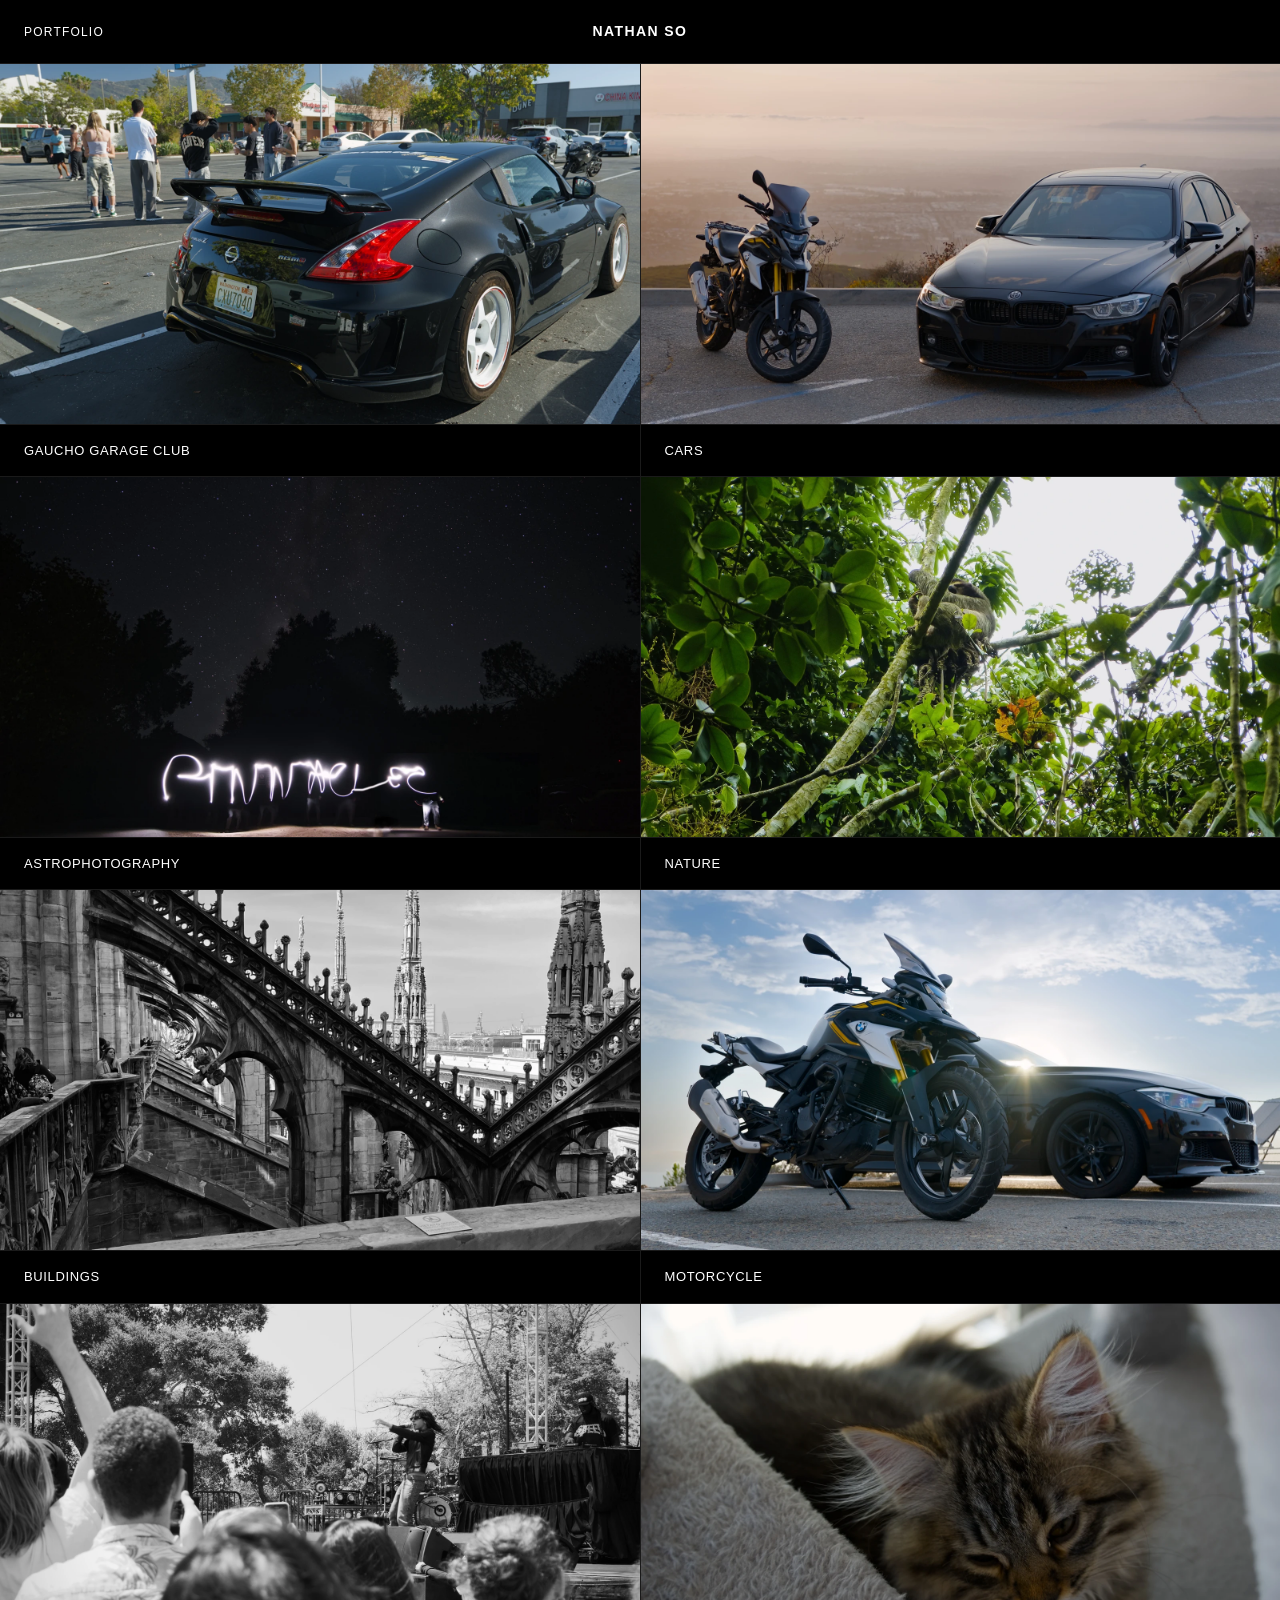
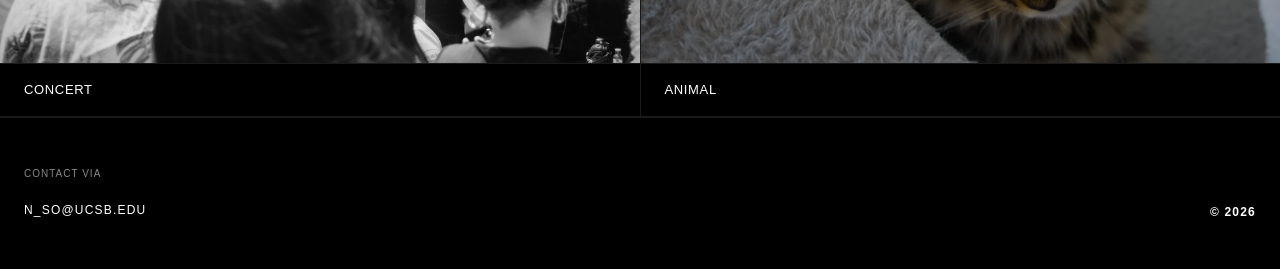
<file: index.html>
<!DOCTYPE html>
<html lang="en">
<head>
  <meta charset="UTF-8">
  <meta name="viewport" content="width=device-width, initial-scale=1.0">
  <title>Portfolio</title>
  <meta name="description" content="High-end editorial photography portfolio.">
  <link rel="stylesheet" href="styles.css">
</head>
<body>
  
    <header>
      <div class="header-left">
        <button class="hamburger">
          <span></span>
          <span></span>
        </button>
        <div class="nav-links">
          <a href="index.html" class="nav-link active">PORTFOLIO</a>
        </div>
      </div>
      <div class="logo"><a href="index.html">Nathan So</a></div>
      <div class="header-right">
        <!-- Empty for balance on desktop -->
      </div>
    </header>
    
    <div class="mobile-menu">
      <a href="index.html" class="nav-link">PORTFOLIO</a>
    </div>
    
  <main>
    
    <div class="portfolio-grid">
      
        <a href="projects/gaucho-garage-club.html" class="grid-item">
          <div class="grid-image-wrap">
            <img src="assets/covers/gaucho-garage-club.webp" alt="Gaucho Garage Club cover" class="grid-image" loading="lazy" decoding="async">
          </div>
          <div class="grid-meta">
            <span class="grid-title">Gaucho Garage Club</span>
          </div>
        </a>
        
        <a href="projects/cars.html" class="grid-item">
          <div class="grid-image-wrap">
            <img src="assets/covers/cars.webp" alt="Cars cover" class="grid-image" loading="lazy" decoding="async">
          </div>
          <div class="grid-meta">
            <span class="grid-title">Cars</span>
          </div>
        </a>
        
        <a href="projects/astrophotography.html" class="grid-item">
          <div class="grid-image-wrap">
            <img src="assets/covers/astrophotography.webp" alt="Astrophotography cover" class="grid-image" loading="lazy" decoding="async">
          </div>
          <div class="grid-meta">
            <span class="grid-title">Astrophotography</span>
          </div>
        </a>
        
        <a href="projects/nature.html" class="grid-item">
          <div class="grid-image-wrap">
            <img src="assets/covers/nature.webp" alt="Nature cover" class="grid-image" loading="lazy" decoding="async">
          </div>
          <div class="grid-meta">
            <span class="grid-title">Nature</span>
          </div>
        </a>
        
        <a href="projects/buildings.html" class="grid-item">
          <div class="grid-image-wrap">
            <img src="assets/covers/buildings.webp" alt="Buildings cover" class="grid-image" loading="lazy" decoding="async">
          </div>
          <div class="grid-meta">
            <span class="grid-title">Buildings</span>
          </div>
        </a>
        
        <a href="projects/motorcycle.html" class="grid-item">
          <div class="grid-image-wrap">
            <img src="assets/covers/motorcycle.webp" alt="Motorcycle cover" class="grid-image" loading="lazy" decoding="async">
          </div>
          <div class="grid-meta">
            <span class="grid-title">Motorcycle</span>
          </div>
        </a>
        
        <a href="projects/concert.html" class="grid-item">
          <div class="grid-image-wrap">
            <img src="assets/covers/concert.webp" alt="Concert cover" class="grid-image" loading="lazy" decoding="async">
          </div>
          <div class="grid-meta">
            <span class="grid-title">Concert</span>
          </div>
        </a>
        
        <a href="projects/animal.html" class="grid-item">
          <div class="grid-image-wrap">
            <img src="assets/covers/animal.webp" alt="Animal cover" class="grid-image" loading="lazy" decoding="async">
          </div>
          <div class="grid-meta">
            <span class="grid-title">Animal</span>
          </div>
        </a>
        
    </div>
    
  </main>
  
    <footer>
      <div class="footer-left">
        <div class="footer-label">CONTACT VIA</div>
        <div class="footer-links" style="position: relative;">
          <button class="email-copy-btn" id="email-btn">n_so@ucsb.edu</button>
          <div class="copy-popup" id="copy-popup">Copied to clipboard</div>
        </div>
      </div>
      <div class="footer-right">
        <div class="logo-mark">© 2026</div>
      </div>
    </footer>
    
  <script src="scripts.js"></script>
</body>
</html>
</file>
<file: styles.css>
:root {
  --black: #000000;
  --white: #ffffff;
  --gray: #888888;
  --border: #1a1a1a;
  --font-main: 'Helvetica Neue', Helvetica, Arial, sans-serif;
  --font-mono: ui-monospace, SFMono-Regular, Menlo, Monaco, Consolas, monospace;
}

* {
  box-sizing: border-box;
  margin: 0;
  padding: 0;
}

html, body {
  background-color: var(--black);
  color: var(--white);
  font-family: var(--font-main);
  -webkit-font-smoothing: antialiased;
  -moz-osx-font-smoothing: grayscale;
  line-height: 1.5;
  width: 100%;
  overflow-x: hidden;
}

a {
  color: inherit;
  text-decoration: none;
}

/* Header */
header {
  position: fixed;
  top: 0;
  left: 0;
  width: 100%;
  height: 64px;
  background-color: var(--black);
  border-bottom: 1px solid var(--border);
  z-index: 100;
  display: flex;
  align-items: center;
  justify-content: space-between;
  padding: 0 24px;
}

.header-left, .header-right {
  flex: 1;
  display: flex;
  align-items: center;
}

.header-right {
  justify-content: flex-end;
  gap: 24px;
}

.logo {
  flex: 0 0 auto;
  font-size: 14px;
  font-weight: 700;
  letter-spacing: 0.1em;
  text-transform: uppercase;
  text-align: center;
}

.nav-links {
  display: flex;
  gap: 24px;
}

.nav-link {
  font-size: 12px;
  font-weight: 500;
  letter-spacing: 0.1em;
  text-transform: uppercase;
  color: var(--gray);
  transition: color 0.2s ease;
}

.nav-link:hover, .nav-link.active {
  color: var(--white);
}

.hamburger {
  display: none;
  flex-direction: column;
  justify-content: space-between;
  width: 24px;
  height: 12px;
  background: transparent;
  border: none;
  cursor: pointer;
  z-index: 200;
}

.hamburger span {
  display: block;
  width: 100%;
  height: 1px;
  background-color: var(--white);
  transition: all 0.3s ease;
}

.hamburger.open span:nth-child(1) {
  transform: translateY(5.5px) rotate(45deg);
}
.hamburger.open span:nth-child(2) {
  transform: translateY(-5.5px) rotate(-45deg);
}

/* Mobile Menu Overlay */
.mobile-menu {
  position: fixed;
  top: 0;
  left: 0;
  width: 100%;
  height: 100vh;
  background-color: var(--black);
  z-index: 150;
  display: flex;
  flex-direction: column;
  justify-content: center;
  align-items: center;
  gap: 32px;
  opacity: 0;
  pointer-events: none;
  transition: opacity 0.3s ease;
}

.mobile-menu.open {
  opacity: 1;
  pointer-events: all;
}

.mobile-menu .nav-link {
  font-size: 24px;
  color: var(--white);
}

/* Main Content */
main {
  margin-top: 64px;
  min-height: calc(100vh - 64px - 100px);
}

/* Index - Grid */
.portfolio-grid {
  display: grid;
  grid-template-columns: repeat(2, 1fr);
  gap: 1px;
  background-color: var(--border);
  border-bottom: 1px solid var(--border);
}

.grid-item {
  background-color: var(--black);
  display: block;
  position: relative;
  overflow: hidden;
}

.grid-image-wrap {
  position: relative;
  width: 100%;
  aspect-ratio: 16 / 9;
  overflow: hidden;
}

.grid-image {
  width: 100%;
  height: 100%;
  object-fit: cover;
  transition: transform 0.6s cubic-bezier(0.25, 1, 0.5, 1), opacity 0.6s ease;
}

.grid-item:hover .grid-image {
  transform: scale(1.03);
  opacity: 0.8;
}

.grid-meta {
  padding: 16px 24px;
  display: flex;
  justify-content: space-between;
  align-items: center;
  border-top: 1px solid var(--border);
}

.grid-title {
  font-size: 13px;
  font-weight: 500;
  letter-spacing: 0.05em;
  text-transform: uppercase;
}

.grid-category {
  font-size: 11px;
  color: var(--gray);
  letter-spacing: 0.05em;
  text-transform: uppercase;
}

.more-to-come {
  background-color: var(--black);
}

.flex-center {
  display: flex;
  align-items: center;
  justify-content: center;
  background-color: var(--border);
}

.more-text {
  font-family: var(--font-mono);
  font-size: 14px;
  color: var(--gray);
  text-transform: uppercase;
  letter-spacing: 0.1em;
}

/* Project Hero */
.project-hero {
  padding: 64px 24px;
  display: flex;
  justify-content: space-between;
  align-items: flex-start;
  border-bottom: 1px solid var(--border);
}

.project-title {
  font-size: 32px;
  font-weight: 500;
  letter-spacing: 0.02em;
  text-transform: uppercase;
  max-width: 50%;
}

.project-meta {
  text-align: right;
  font-family: var(--font-mono);
  font-size: 11px;
  color: var(--gray);
  line-height: 2;
  text-transform: uppercase;
}

/* Masonry Gallery */
.masonry {
  display: flex;
  gap: 12px;
  padding: 12px;
}

.masonry-column {
  display: flex;
  flex-direction: column;
  gap: 12px;
  flex: 1;
}

.masonry-item {
  cursor: zoom-in;
  display: block;
  position: relative;
}

.device-note {
  font-size: 10px;
  letter-spacing: 0.08em;
  color: var(--white);
  opacity: 0.75;
  text-shadow: 0 0 4px rgba(0, 0, 0, 0.8);
  pointer-events: none;
}

.masonry-item .device-note {
  position: absolute;
  left: 8px;
  bottom: 6px;
}

.lightbox-note {
  position: absolute;
  left: 0;
  bottom: -20px;
}

.lightbox-note[hidden] {
  display: none;
}

.masonry-item img {
  width: 100%;
  display: block;
  height: auto;
}

/* Contact Page */
.contact-container {
  padding: 120px 24px;
  max-width: 600px;
  margin: 0 auto;
  text-align: center;
}

.contact-title {
  font-size: 24px;
  font-weight: 400;
  margin-bottom: 48px;
  letter-spacing: 0.1em;
  text-transform: uppercase;
}

.contact-links {
  display: flex;
  flex-direction: column;
  gap: 24px;
}

.contact-link {
  font-size: 16px;
  color: var(--gray);
  transition: color 0.2s;
  letter-spacing: 0.05em;
  text-transform: uppercase;
}

.contact-link:hover {
  color: var(--white);
}

/* Footer */
footer {
  padding: 48px 24px;
  border-top: 1px solid var(--border);
  display: flex;
  justify-content: space-between;
  align-items: flex-end;
}

.footer-left {
  display: flex;
  flex-direction: column;
  gap: 8px;
}

.footer-label {
  font-size: 10px;
  color: var(--gray);
  letter-spacing: 0.1em;
  text-transform: uppercase;
  margin-bottom: 8px;
}

.footer-links a, .email-copy-btn {
  font-size: 12px;
  letter-spacing: 0.1em;
  margin-right: 24px;
  text-transform: uppercase;
  background: none;
  border: none;
  color: inherit;
  font-family: inherit;
  cursor: pointer;
  padding: 0;
}

.footer-links a:hover, .email-copy-btn:hover {
  color: var(--gray);
}

.copy-popup {
  position: absolute;
  bottom: 100%;
  left: 0;
  margin-bottom: 8px;
  background: var(--white);
  color: var(--black);
  padding: 4px 8px;
  font-size: 10px;
  font-family: var(--font-mono);
  text-transform: uppercase;
  white-space: nowrap;
  opacity: 0;
  pointer-events: none;
  transition: opacity 0.2s ease, transform 0.2s ease;
  transform: translateY(4px);
}

.copy-popup.show {
  opacity: 1;
  transform: translateY(0);
}

.footer-right .logo-mark {
  font-size: 12px;
  font-weight: 700;
  letter-spacing: 0.1em;
}

/* Lightbox */
.lightbox {
  position: fixed;
  top: 0;
  left: 0;
  width: 100%;
  height: 100vh;
  background-color: var(--black);
  z-index: 1000;
  display: flex;
  justify-content: center;
  align-items: center;
  opacity: 0;
  pointer-events: none;
  transition: opacity 0.3s ease;
}

.lightbox.active {
  opacity: 1;
  pointer-events: all;
}

.lightbox-content {
  position: relative;
  max-width: 90%;
  max-height: 90vh;
}

.lightbox-img {
  max-width: 100%;
  max-height: 90vh;
  object-fit: contain;
  display: block;
}

.lightbox-close {
  position: absolute;
  top: 24px;
  right: 24px;
  background: none;
  border: none;
  cursor: pointer;
  z-index: 1010;
}

.lightbox-controls {
  position: absolute;
  top: 50%;
  left: 0;
  width: 100%;
  display: flex;
  justify-content: space-between;
  padding: 0 24px;
  transform: translateY(-50%);
  pointer-events: none;
}

.lightbox-prev, .lightbox-next {
  background: none;
  border: none;
  cursor: pointer;
  pointer-events: all;
  padding: 16px;
}

.lightbox svg {
  stroke: var(--white);
  width: 24px;
  height: 24px;
}

/* Responsive */
@media (max-width: 768px) {
  .nav-links {
    display: none;
  }
  
  .hamburger {
    display: flex;
  }

  .portfolio-grid {
    grid-template-columns: 1fr;
  }
  
  .masonry {
    flex-direction: column;
  }
  
  .project-hero {
    flex-direction: column;
    gap: 24px;
  }
  
  .project-title {
    max-width: 100%;
  }
  
  .project-meta {
    text-align: left;
  }
}
</file>
